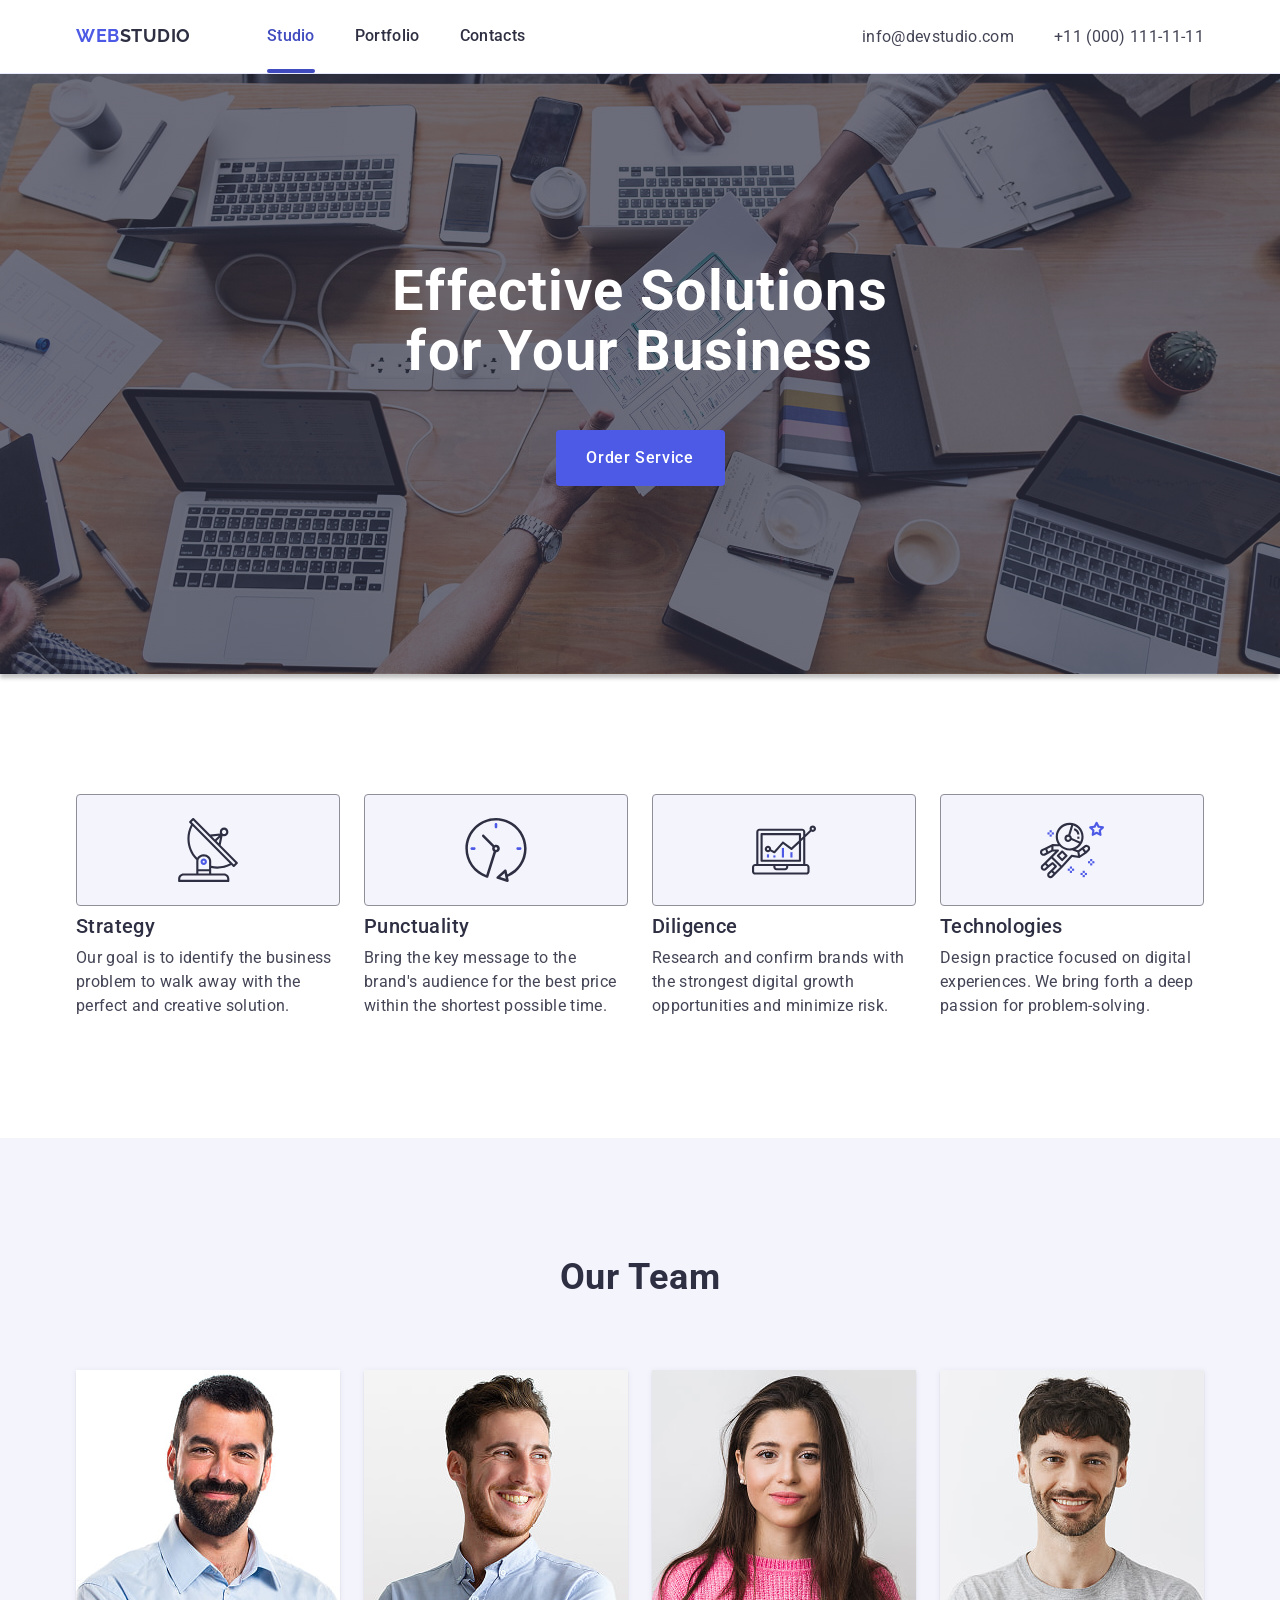
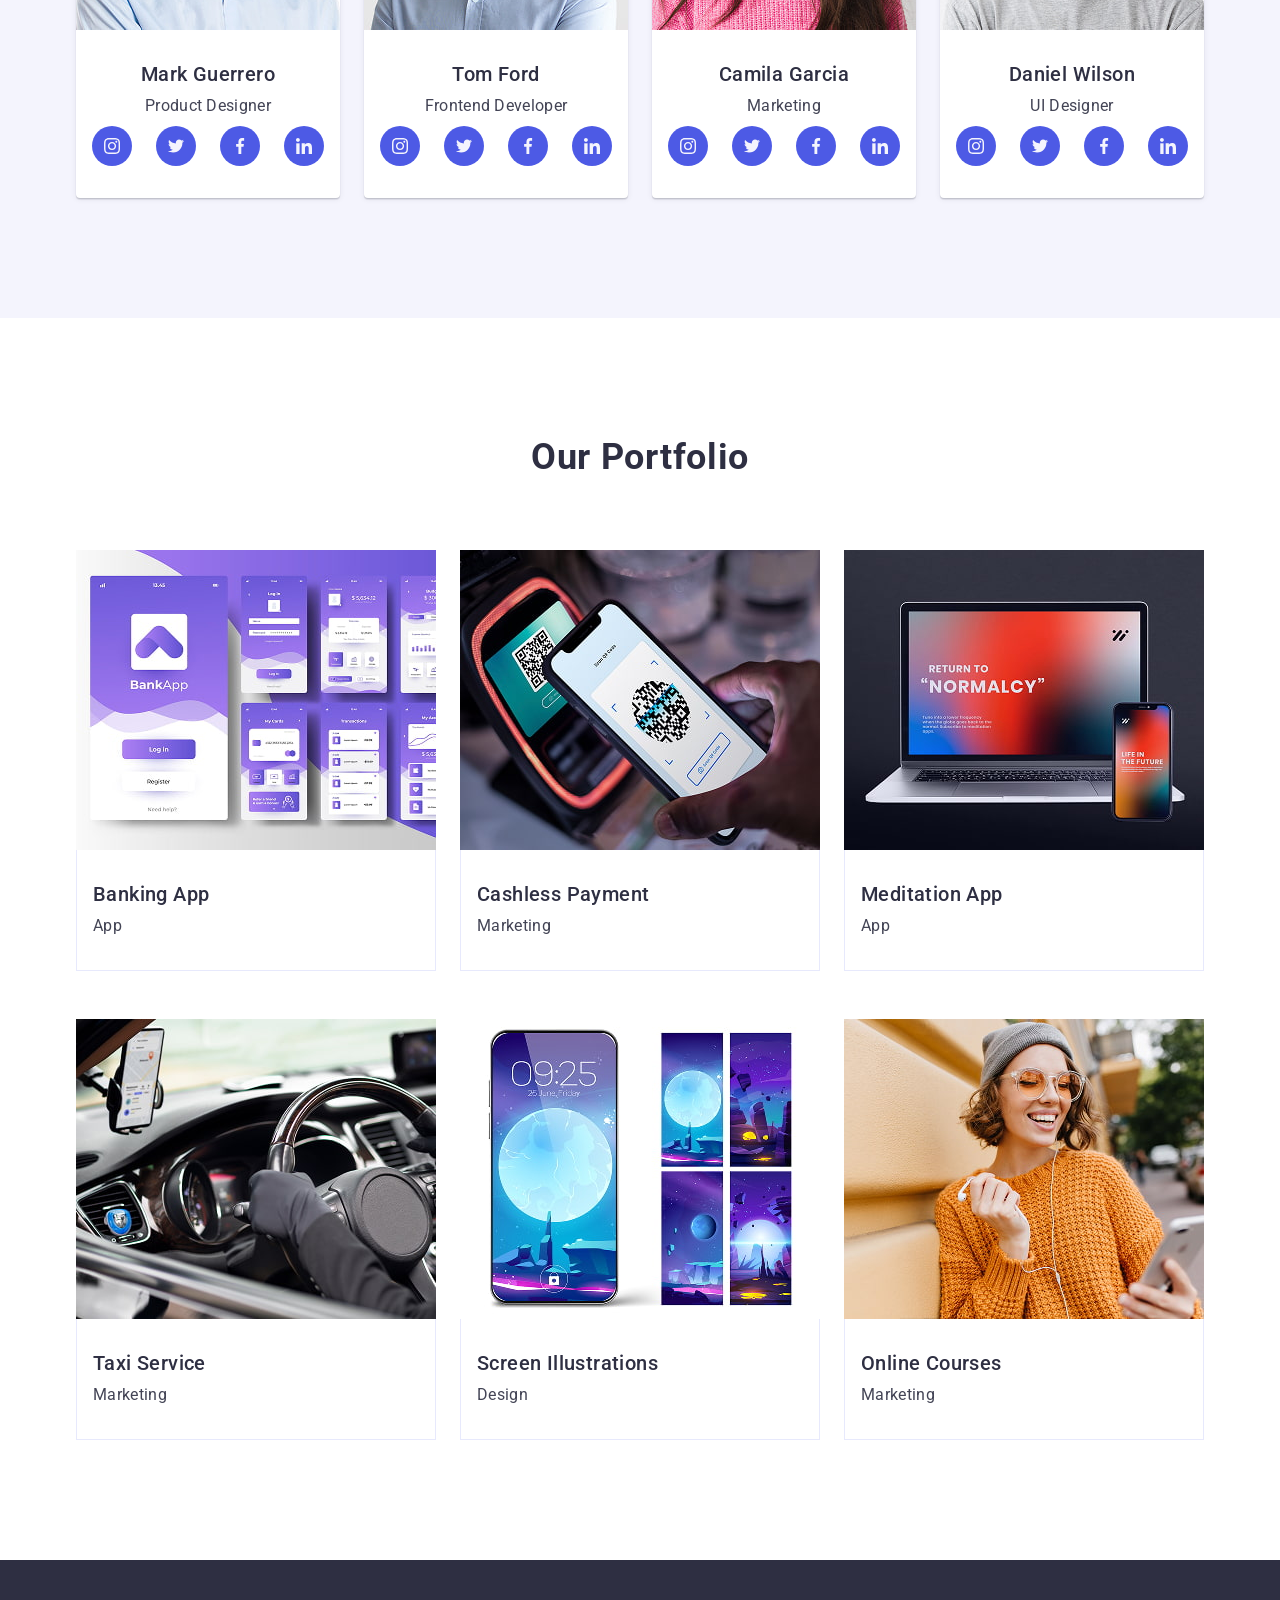
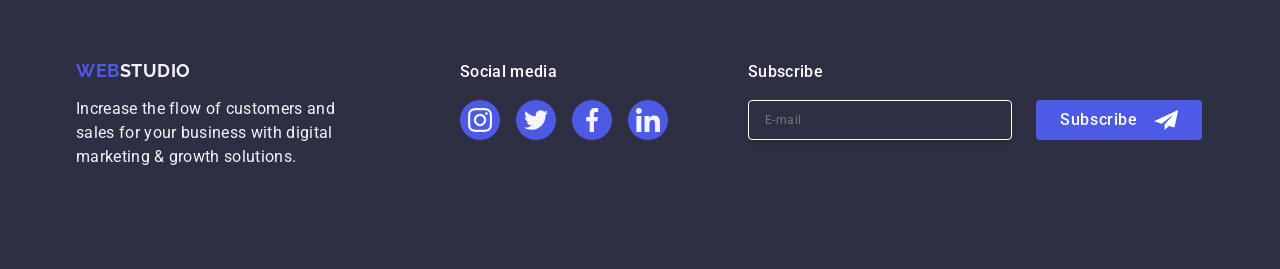
<file: index.html>
<!DOCTYPE html>
<html lang="en">
<head>
    <meta charset="UTF-8">
    <meta name="viewport" content="width=device-width, initial-scale=1.0">
    <title>Document</title>
    <!-- Fonts -->
<link rel="preconnect" href="https://fonts.googleapis.com">
<link rel="preconnect" href="https://fonts.gstatic.com" crossorigin>
<link
    href="https://fonts.googleapis.com/css2?family=Raleway:ital,wght@0,700;1,700&family=Roboto:ital,wdth,wght@0,75..100,100..900;1,75..100,100..900&display=swap"
    rel="stylesheet">
    <!-- Modern normalize -->
    <link rel="stylesheet" href="https://cdn.jsdelivr.net/npm/modern-normalize@3.0.1/modern-normalize.min.css">
    <!-- Our styles -->
    <link rel="stylesheet" href="./css/styles.css">
</head>
<body>
    <!-- PAGE HEADER -->
    <header class="page-header">
        <div class="container container-flex">
<nav class="page-navigation">
    <a class="main-logo logo-header" href="./index.html">Web<span class="main-logo-span">Studio</span></a>
    <ul class="menu">
        <li class="menu-item">
            <a class="main-subtitle menu-link active" href="./index.html">Studio</a>
        </li>
        <li class="menu-item">
            <a class="main-subtitle menu-link" href="">Portfolio</a>
        </li>
        <li class="menu-item">
            <a class="main-subtitle menu-link" href="">Contacts</a>
        </li>
    </ul>
</nav>
<address class="page-address">
    <ul class="address-menu">
        <li class="address-menu-item">
            <a class="address-menu-link small-font" href="mailto:info@devstudio.com">info@devstudio.com</a>
        </li>
        <li class="address-menu-item">
            <a class="address-menu-link small-font" href="tel:+110001111111">+11 (000) 111-11-11</a>
        </li>
    </ul>
</address>
        </div>
    </header>
    <main class="page-main">
        <!-- HERO SECTION -->
        <section class="page-hero">
         <div class="container">
            <h1 class="hero-title title-bold">Effective Solutions for Your Business</h1>
            <button class="hero-btn" type="button">Order Service</button>
           </div>
        </section>
        <!-- FEATURE SECTION -->
    <section class="page-feature sections">
            <div class="container">
    <h2 class="feature-title visually-hidden">Feature</h2>
    <ul class="feature-list">
        <li class="feature-item">
            <div class="feature-container">
                <svg class="feature-icon" width="64" height="64">
                    <use href="./images/icons.svg#antenna"></use>
                </svg>
            </div>
        <h3 class="feature-second-title title-medium">Strategy</h3>
        <p class="feature-txt small-font">Our goal is to identify the business
            problem to walk away with the perfect and creative solution.</p>
        </li>
        <li class="feature-item">
            <div class="feature-container">
                <svg class="feature-icon" width="64" height="64">
                    <use href="./images/icons.svg#clock"></use>
                </svg>
            </div>
        <h3 class="feature-second-title title-medium">Punctuality</h3>
        <p class="feature-txt small-font">Bring the key message to the brand's audience for the best price within the
            shortest possible time.</p>
        </li>
        <li class="feature-item">
            <div class="feature-container">
                <svg class="feature-icon" width="64" height="64">
                    <use href="./images/icons.svg#diagram"></use>
                </svg>
            </div>
        <h3 class="feature-second-title title-medium">Diligence</h3>
        <p class="feature-txt small-font">Research and confirm brands with the strongest digital growth opportunities
            and minimize risk.</p>
        </li>
        <li class="feature-item">
            <div class="feature-container">
                <svg class="feature-icon" width="64" height="64">
                    <use href="./images/icons.svg#astronaut"></use>
                </svg>
            </div>
        <h3 class="feature-second-title title-medium">Technologies</h3>
        <p class="feature-txt small-font">Design practice focused on digital experiences. We bring forth a deep passion
            for problem-solving.</p>
        </li>
    </ul>
            </div>
    </section>
        <!-- TEAM SECTION -->
        <section class="page-team sections">
            <div class="container">
                <h2 class="team-title title-bold">Our Team</h2>
                <ul class="team-list">
                    <li class="team-item">
                        <img class="team-card" src="./images/ourteam/markguerrero.jpg" alt="Mark Guerrero" width="264" height="260">
                        <div class="container-card team-container">
                            <h3 class="team-second-title title-medium">Mark Guerrero</h3>
                            <p class="team-txt small-font">Product Designer</p>
                            <ul class="team-social-list">
                            <li class="team-social-item">
                                <a href="" class="team-social-link">
                                    <svg class="team-social-icon" width="16" height="16">
                                    <use href="./images/icons.svg#instagram"></use>
                                </svg>
                                </a>
                            </li>
                            <li class="team-social-item">
                                <a href="" class="team-social-link">
                                    <svg class="team-social-icon" width="16" height="16">
                                    <use href="./images/icons.svg#twitter"></use>
                                </svg>
                                </a>
                            </li>
                            <li class="team-social-item">
                                <a href="" class="team-social-link">
                                    <svg class="team-social-icon" width="16" height="16">
                                    <use href="./images/icons.svg#facebook"></use>
                                </svg>
                                </a>
                            </li>
                            <li class="team-social-item">
                                <a href="" class="team-social-link">
                                    <svg class="team-social-icon" width="16" height="16">
                                    <use href="./images/icons.svg#linkedin"></use>
                                </svg>
                                </a>
                            </li>
                            </ul>
                        </div>
                    </li>
                    <li class="team-item">
                        <img class="team-card" src="./images/ourteam/tomford.jpg" alt="Tom Ford" width="264" height="260">
                        <div class="container-card team-container">
                            <h3 class="team-second-title title-medium">Tom Ford</h3>
                            <p class="team-txt small-font">Frontend Developer</p>
                            <ul class="team-social-list">
                            <li class="team-social-item">
                                 <a href="" class="team-social-link">
                                    <svg class="team-social-icon" width="16" height="16">
                                    <use href="./images/icons.svg#instagram"></use>
                                </svg>
                                </a>
                            </li>
                            <li class="team-social-item">
                                 <a href="" class="team-social-link">
                                    <svg class="team-social-icon" width="16" height="16">
                                    <use href="./images/icons.svg#twitter"></use>
                                </svg>
                                </a>
                            </li>
                            <li class="team-social-item">
                                <a href="" class="team-social-link">
                                    <svg class="team-social-icon" width="16" height="16">
                                    <use href="./images/icons.svg#facebook"></use>
                                </svg>
                                </a>
                            </li>
                            <li class="team-social-item">
                                <a href="" class="team-social-link">
                                    <svg class="team-social-icon" width="16" height="16">
                                    <use href="./images/icons.svg#linkedin"></use>
                                </svg>
                                </a>
                            </li>
                            </ul>
                        </div>
                    </li>
                    <li class="team-item">
                        <img class="team-card" src="./images/ourteam/camilagarcia.jpg" alt="Camila Garcia" width="264" height="260">
                        <div class="container-card team-container">
                            <h3 class="team-second-title title-medium">Camila Garcia</h3>
                            <p class="team-txt small-font">Marketing</p>
                            <ul class="team-social-list">
                            <li class="team-social-item">
                                 <a href="" class="team-social-link">
                                    <svg class="team-social-icon" width="16" height="16">
                                    <use href="./images/icons.svg#instagram"></use>
                                </svg>
                                </a>
                            </li>
                            <li class="team-social-item">
                                 <a href="" class="team-social-link">
                                    <svg class="team-social-icon" width="16" height="16">
                                    <use href="./images/icons.svg#twitter"></use>
                                </svg>
                                </a>
                            </li>
                            <li class="team-social-item">
                                <a href="" class="team-social-link">
                                    <svg class="team-social-icon" width="16" height="16">
                                    <use href="./images/icons.svg#facebook"></use>
                                </svg>
                                </a>
                            </li>
                            <li class="team-social-item">
                                <a href="" class="team-social-link">
                                    <svg class="team-social-icon" width="16" height="16">
                                    <use href="./images/icons.svg#linkedin"></use>
                                </svg>
                                </a>
                            </li>
                            </ul>
                        </div>
                    </li>
                    <li class="team-item">
                        <img class="team-card" src="./images/ourteam/danielwilson.jpg" alt="Daniel Wilson" width="264" height="260">
                        <div class="container-card team-container">
                            <h3 class="team-second-title title-medium">Daniel Wilson</h3>
                            <p class="team-txt small-font">UI Designer</p>
                            <ul class="team-social-list">
                            <li class="team-social-item">
                                 <a href="" class="team-social-link">
                                    <svg class="team-social-icon" width="16" height="16">
                                    <use href="./images/icons.svg#instagram"></use>
                                </svg>
                                </a>
                            </li>
                            <li class="team-social-item">
                                 <a href="" class="team-social-link">
                                    <svg class="team-social-icon" width="16" height="16">
                                    <use href="./images/icons.svg#twitter"></use>
                                </svg>
                                </a>
                            </li>
                            <li class="team-social-item">
                                <a href="" class="team-social-link">
                                    <svg class="team-social-icon" width="16" height="16">
                                    <use href="./images/icons.svg#facebook"></use>
                                </svg>
                                </a>
                            </li>
                            <li class="team-social-item">
                                <a href="" class="team-social-link">
                                    <svg class="team-social-icon" width="16" height="16">
                                    <use href="./images/icons.svg#linkedin"></use>
                                </svg>
                                </a>
                            </li>
                            </ul>
                        </div>
                    </li>
                </ul>
            </div>
        </section>
        <!-- PORTFOLIO SECTION -->
        <section class="page-portfolio sections">
            <div class="container">
<h2 class="portfolio-title title-bold">Our Portfolio</h2>
<ul class="portfolio-list">
    <li class="portfolio-item">
        
            <div class="portfolio-thumb">
        <img class="portfolio-card" src="./images/portfolio/img5.jpg" alt="Banking App" width="360" height="300">
        <p class="portfolio-overlay-subtitle">14 Stylish and User-Friendly App Design Concepts · Task Manager App · Calorie Tracker App · Exotic Fruit Ecommerce App ·
        Cloud Storage App</p>
        </div>
        <div class="container-card portfolio-container"> 
        <h3 class="portfolio-second-title title-medium">Banking App</h3>
        <p class="portfolio-txt small-font">App</p>
        </div>
        
    </li>
    <li class="portfolio-item">
        
            <div class="portfolio-thumb">
        <img class="portfolio-card" src="./images/portfolio/img4.jpg" alt="Cashless Payment" width="360" height="300">
        <p class="portfolio-overlay-subtitle">14 Stylish and User-Friendly App Design Concepts · Task Manager App · Calorie Tracker App · Exotic Fruit Ecommerce App ·
        Cloud Storage App</p>
        </div>
        <div class="container-card portfolio-container">
        <h3 class="portfolio-second-title title-medium">Cashless Payment</h3>
        <p class="portfolio-txt small-font">Marketing</p>
        </div>
        
    </li>
    <li class="portfolio-item">
        
            <div class="portfolio-thumb">
        <img class="portfolio-card" src="./images/portfolio/img3.jpg" alt="Meditation App" width="360" height="300">
        <p class="portfolio-overlay-subtitle">14 Stylish and User-Friendly App Design Concepts · Task Manager App · Calorie Tracker App · Exotic Fruit Ecommerce App ·
        Cloud Storage App</p>
        </div>
        <div class="container-card portfolio-container">
        <h3 class="portfolio-second-title title-medium">Meditation App</h3>
        <p class="portfolio-txt small-font">App</p>
        </div>
        
    </li>
    <li class="portfolio-item">
        
            <div class="portfolio-thumb">
        <img class="portfolio-card" src="./images/portfolio/img2.jpg" alt="Taxi Service" width="360" height="300">
        <p class="portfolio-overlay-subtitle">14 Stylish and User-Friendly App Design Concepts · Task Manager App · Calorie Tracker App · Exotic Fruit Ecommerce App ·
        Cloud Storage App</p>
        </div>
        <div class="container-card portfolio-container">
        <h3 class="portfolio-second-title title-medium">Taxi Service</h3>
        <p class="portfolio-txt small-font">Marketing</p>
        </div>
        
    </li>
    <li class="portfolio-item">
        
            <div class="portfolio-thumb">
        <img class="portfolio-card" src="./images/portfolio/img1.jpg" alt="Screen Illustrations" width="360" height="300">
        <p class="portfolio-overlay-subtitle">14 Stylish and User-Friendly App Design Concepts · Task Manager App · Calorie Tracker App · Exotic Fruit Ecommerce App ·
        Cloud Storage App</p>
        </div>
            <div class="container-card portfolio-container">
        <h3 class="portfolio-second-title title-medium">Screen Illustrations</h3>
        <p class="portfolio-txt small-font">Design</p>
        </div>
        
    </li>
    <li class="portfolio-item">
        
            <div class="portfolio-thumb">
        <img class="portfolio-card" src="./images/portfolio/img.jpg" alt="Online Courses" width="360" height="300">
        <p class="portfolio-overlay-subtitle">14 Stylish and User-Friendly App Design Concepts · Task Manager App · Calorie Tracker App · Exotic Fruit Ecommerce App ·
        Cloud Storage App</p>
        </div>
        <div class="container-card portfolio-container">
        <h3 class="portfolio-second-title title-medium">Online Courses</h3>
        <p class="portfolio-txt small-font">Marketing</p>
        </div>
        
    </li>
</ul>
            </div>
        </section>
    </main>
    <!-- FOOTER PAGE -->
    <footer class="page-footer">
        <div class="container container-flex">
    <div class="footer-logo-container">
        <a class="main-logo footer-logo" href="./index.html">Web<span class="footer-txt">Studio</span></a>
        <p class="footer-txt small-font">Increase the flow of customers and sales for your business with digital marketing &
            growth solutions.
        </p>
    </div>
    <div class="footer-social-container">
        <p class="main-subtitle footer-social-subtitle">Social media</p>
        <ul class="team-social-list footer-social-list">
            <li class="team-social-item footer-social-item">
                <a href="" class="team-social-link footer-social-link">
                    <svg class="team-social-icon" width="24" height="24">
                        <use href="./images/icons.svg#instagram"></use>
                    </svg>
                </a>
            </li>
            <li class="team-social-item footer-social-item">
                <a href="" class="team-social-link footer-social-link">
                    <svg class="team-social-icon" width="24" height="24">
                        <use href="./images/icons.svg#twitter"></use>
                    </svg>
                </a>
            </li>
            <li class="team-social-item footer-social-item">
                <a href="" class="team-social-link footer-social-link">
                    <svg class="team-social-icon" width="24" height="24">
                        <use href="./images/icons.svg#facebook"></use>
                    </svg>
                </a>
            </li>
            <li class="team-social-item footer-social-item">
                <a href="" class="team-social-link footer-social-link">
                    <svg class="team-social-icon" width="24" height="24">
                        <use href="./images/icons.svg#linkedin"></use>
                    </svg>
                </a>
            </li>
        </ul>
    </div>
    <div class="footer-subscribe-container">
        <p class="main-subtitle footer-social-subtitle">Subscribe</p>
        <form class="footer-subscribe-form">
            <label class="footer-subscribe-label" for="subscribe">
                <input class="footer-subscribe-input" type="email" id="subscribe" name="subscribe" placeholder="E-mail">
            </label>
            <button class="footer-subscribe-btn" type="submit">
                Subscribe
                <svg class="footer-subscribe-icon" width="24" height="24">
                    <use href="./images/icons.svg#icon-send"></use>
                </svg>
            </button>
        </form>
    </div>
        </div>
    </footer>
    <!-- BACKDROP WITH MODAL -->
     <div class="backdrop">
        <div class="modal">
            <button class="modal-close-btn" type="button">
                <svg class="modal-close-btn-icon" width="8" height="8">
                    <use href="./images/icons.svg#icon-close"></use>
                </svg>
            </button>
            <p class="main-subtitle modal-subtitle">Leave your contacts and we will call you back</p>
            <form class="modal-form">
                <div class="modal-form-wrapper">
                <label class="modal-main-txt modal-form-label" for="user-name">Name</label>
                <div class="modal-form-input-wrapper">
                <input class="modal-form-input" type="text" id="user-name" name="user-name">
                <svg class="modal-form-icon" width="18" height="24"><use href="./images/icons.svg#icon-person"></use></svg>
                </div>
                </div>
                <div class="modal-form-wrapper">
                <label class="modal-main-txt modal-form-label" for="user-phone">Phone</label>
                <div class="modal-form-input-wrapper">
                <input class="modal-form-input" type="tel" id="user-phone" name="user-phone">
                <svg class="modal-form-icon" width="18" height="24"><use href="./images/icons.svg#icon-phone"></use></svg>
                </div>
                </div>
                <div class="modal-form-wrapper">
                <label class="modal-main-txt modal-form-label" for="user-email">Email</label>
                <div class="modal-form-input-wrapper">
                <input class="modal-form-input" type="email" id="user-email" name="user-email">
                <svg class="modal-form-icon" width="18" height="24"><use href="./images/icons.svg#icon-email"></use></svg>
                </div>
                </div>
                <div class="modal-form-textarea-wrapper">
                <label class="modal-main-txt modal-form-label" for="user-comment">Comment</label>
                <textarea class="modal-main-txt modal-form-textarea" placeholder="Text input" name="user-comment" id="user-comment"></textarea>
                </div>
                <div class="modal-form-checkbox-wrapper">
                    <input 
                    class="modal-form-checkbox visually-hidden" 
                    id="user-privacy" 
                    type="checkbox"
                    name="user-privacy"
                    value="true"
                    />
                    <label class="modal-form-checkbox-label modal-main-txt privacy-txt" for="user-privacy">
                        <span class="modal-form-custom-checkbox">
                            <svg class="modal-form-custom-checkbox-icon" width="10" height="8">
                                <use href="./images/icons.svg#icon-Vector"></use>
                            </svg>
                        </span>
                    I accept the terms and conditions of the
                        <a class="modal-form-checkbox-link" href="">Privacy Policy</a>
                    </label>
                </div>
                <button class="hero-btn modal-form-btn" type="submit">Send</button>
            </form>
           
        </div>
     </div>
</body>
</html>
</file>
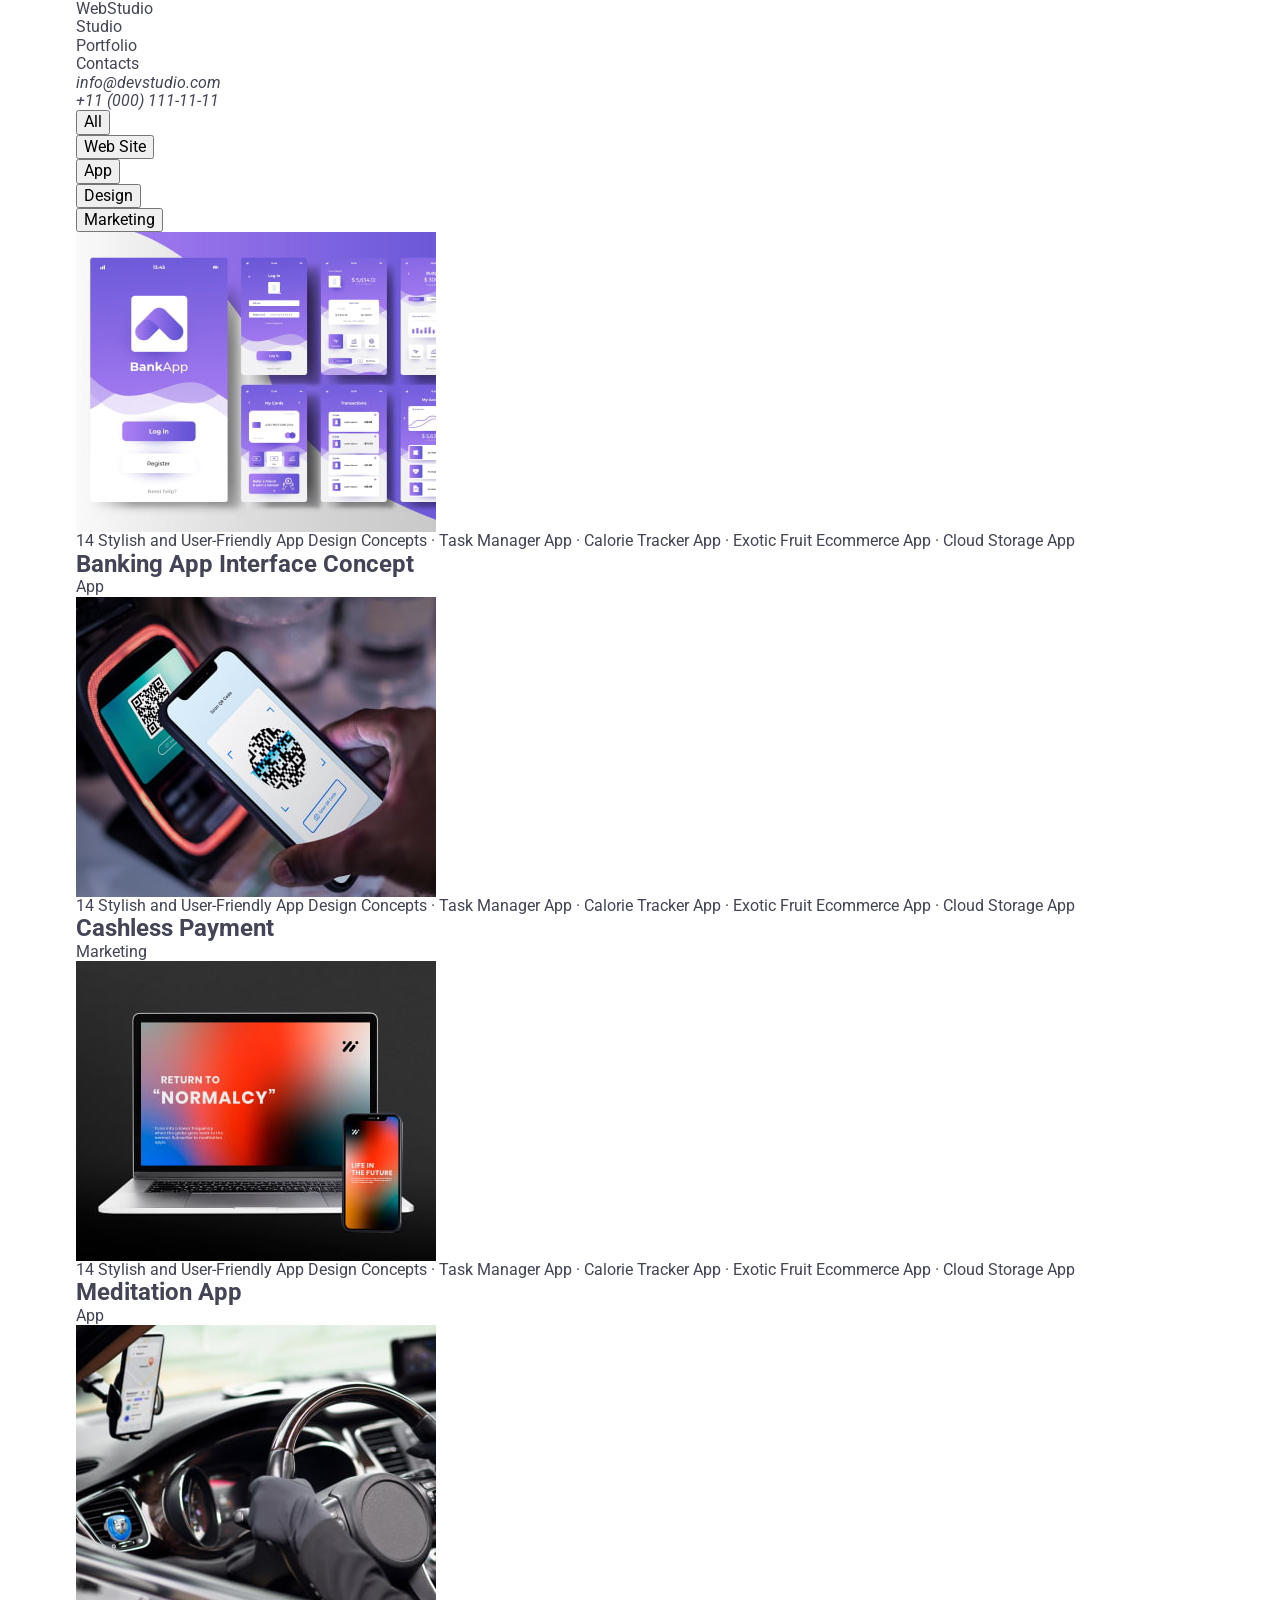
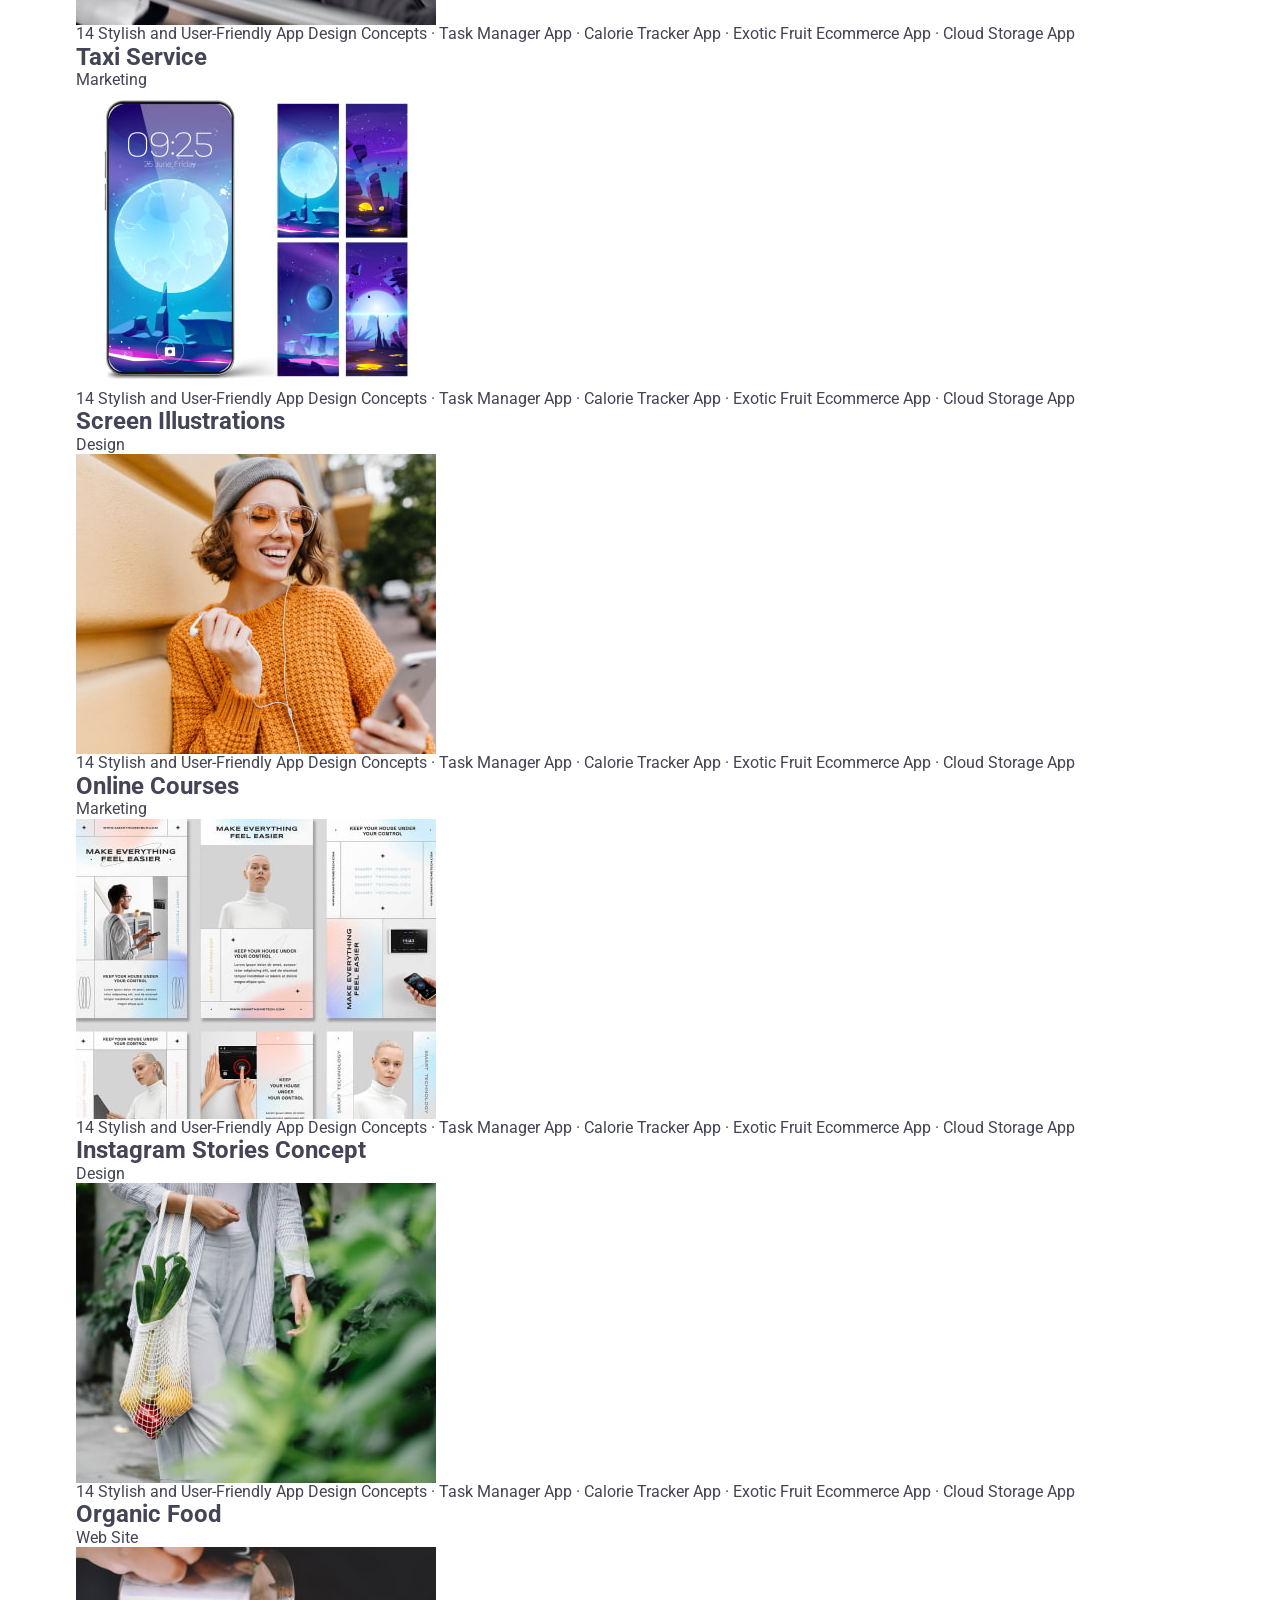
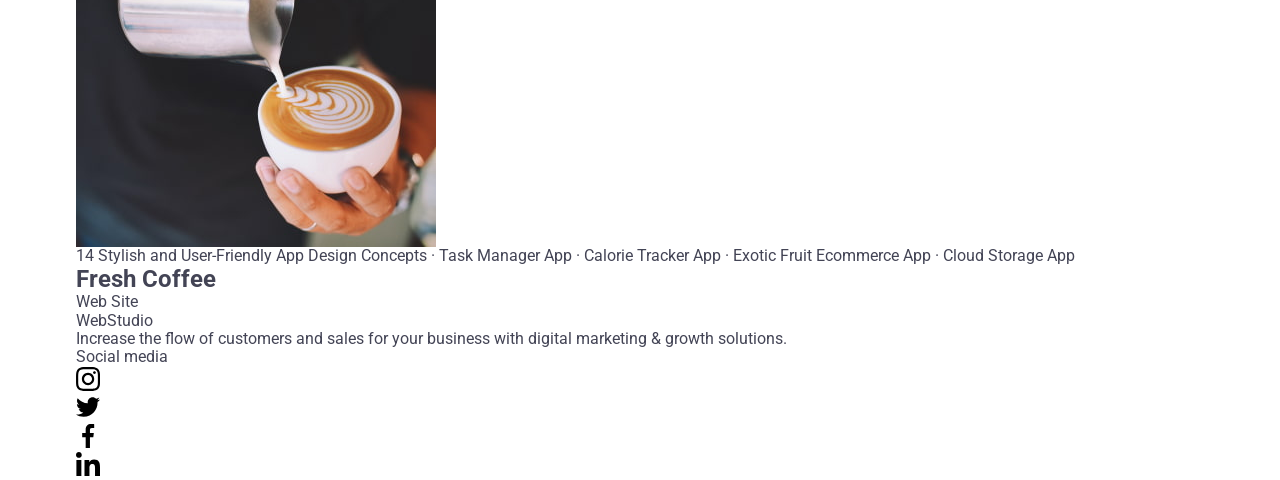
<file: portfolio.html>
<!DOCTYPE html>
<html lang="en">
  <head>
    <meta charset="UTF-8" />
    <meta http-equiv="X-UA-Compatible" content="IE=edge" />
    <meta name="viewport" content="width=device-width, initial-scale=1.0" />
    <title>Portfolio</title>
    <link rel="preconnect" href="https://fonts.googleapis.com" />
    <link rel="preconnect" href="https://fonts.gstatic.com" crossorigin />
    <link
      href="https://fonts.googleapis.com/css2?family=Raleway:wght@800&family=Roboto:wght@400;500;700;900&display=swap"
      rel="stylesheet"
    />
    <link rel="stylesheet" href="./css/modern-normalize.min.css" />
    <link rel="stylesheet" href="./css/styles.css" />
  </head>
  <body>
    <header class="header">
      <div class="container header-flex">
        <nav class="nav-header-flex">
          <a class="icon link logo-header" href="./index.html"
            >Web<span class="logo">Studio</span></a
          >
          <ul class="list header-nav-list">
            <li>
              <a class="link header-nav-link" href="./index.html">Studio</a>
            </li>
            <li>
              <a class="link header-nav-link active" href="./portfolio.html"
                >Portfolio</a
              >
            </li>
            <li>
              <a class="link header-nav-link" href="">Contacts</a>
            </li>
          </ul>
        </nav>
        <address class="addres">
          <ul class="list addres-list">
            <li>
              <a
                class="link list header-addres"
                href="mailto:info@devstudio.com"
                >info@devstudio.com</a
              >
            </li>
            <li>
              <a class="link list header-addres" href="tel:+110001111111"
                >+11 (000) 111-11-11</a
              >
            </li>
          </ul>
        </address>
      </div>
    </header>
    <main>
      <section class="section-portfolio">
        <div class="container">
          <h1 hidden>Portfolio</h1>
          <ul class="list list-portfolio-btn">
            <li>
              <button class="btn-portfolio" type="button">All</button>
            </li>
            <li>
              <button class="btn-portfolio" type="button">Web Site</button>
            </li>
            <li>
              <button class="btn-portfolio" type="button">App</button>
            </li>
            <li>
              <button class="btn-portfolio" type="button">Design</button>
            </li>
            <li>
              <button class="btn-portfolio" type="button">Marketing</button>
            </li>
          </ul>
          <ul class="list list-portfolio-card">
            <li class="card-portfolio">
              <a class="link link-portfolio" href="">
                <div class="portfolio-thumb">
                  <img
                    src="./images/portfolio/1.jpg"
                    alt="BankingApp"
                    width="360"
                    height="300"
                  />
                  <p class="overlay-txt">
                    14 Stylish and User-Friendly App Design Concepts · Task
                    Manager App · Calorie Tracker App · Exotic Fruit Ecommerce
                    App · Cloud Storage App
                  </p>
                </div>
                <div class="container-portfolio-card">
                  <h2 class="subtitle">Banking App Interface Concept</h2>
                  <p class="body-txt">App</p>
                </div></a
              >
            </li>
            <li class="card-portfolio">
              <a class="link link-portfolio" href="">
                <div class="portfolio-thumb">
                  <img
                    src="./images/portfolio/2.jpg"
                    alt="Payment"
                    width="360"
                    height="300"
                  />
                  <p class="overlay-txt">
                    14 Stylish and User-Friendly App Design Concepts · Task
                    Manager App · Calorie Tracker App · Exotic Fruit Ecommerce
                    App · Cloud Storage App
                  </p>
                </div>
                <div class="container-portfolio-card">
                  <h2 class="subtitle">Cashless Payment</h2>
                  <p class="body-txt">Marketing</p>
                </div></a
              >
            </li>
            <li class="card-portfolio">
              <a class="link link-portfolio" href=""
                ><div class="portfolio-thumb">
                  <img
                    src="./images/portfolio/3.jpg"
                    alt="Meditation"
                    width="360"
                    height="300"
                  />
                  <p class="overlay-txt">
                    14 Stylish and User-Friendly App Design Concepts · Task
                    Manager App · Calorie Tracker App · Exotic Fruit Ecommerce
                    App · Cloud Storage App
                  </p>
                </div>
                <div class="container-portfolio-card">
                  <h2 class="subtitle">Meditation App</h2>
                  <p class="body-txt">App</p>
                </div></a
              >
            </li>
            <li class="card-portfolio">
              <a class="link link-portfolio" href=""
                ><div class="portfolio-thumb">
                  <img
                    src="./images/portfolio/4.jpg"
                    alt="TaxiService"
                    width="360"
                    height="300"
                  />
                  <p class="overlay-txt">
                    14 Stylish and User-Friendly App Design Concepts · Task
                    Manager App · Calorie Tracker App · Exotic Fruit Ecommerce
                    App · Cloud Storage App
                  </p>
                </div>
                <div class="container-portfolio-card">
                  <h2 class="subtitle">Taxi Service</h2>
                  <p class="body-txt">Marketing</p>
                </div></a
              >
            </li>
            <li class="card-portfolio">
              <a class="link link-portfolio" href=""
                ><div class="portfolio-thumb">
                  <img
                    src="./images/portfolio/5.jpg"
                    alt="Screen"
                    width="360"
                    height="300"
                  />
                  <p class="overlay-txt">
                    14 Stylish and User-Friendly App Design Concepts · Task
                    Manager App · Calorie Tracker App · Exotic Fruit Ecommerce
                    App · Cloud Storage App
                  </p>
                </div>
                <div class="container-portfolio-card">
                  <h2 class="subtitle">Screen Illustrations</h2>
                  <p class="body-txt">Design</p>
                </div></a
              >
            </li>
            <li class="card-portfolio">
              <a class="link link-portfolio" href=""
                ><div class="portfolio-thumb">
                  <img
                    src="./images/portfolio/6.jpg"
                    alt="OnlineCourses"
                    width="360"
                    height="300"
                  />
                  <p class="overlay-txt">
                    14 Stylish and User-Friendly App Design Concepts · Task
                    Manager App · Calorie Tracker App · Exotic Fruit Ecommerce
                    App · Cloud Storage App
                  </p>
                </div>
                <div class="container-portfolio-card">
                  <h2 class="subtitle">Online Courses</h2>
                  <p class="body-txt">Marketing</p>
                </div></a
              >
            </li>
            <li class="card-portfolio">
              <a class="link link-portfolio" href=""
                ><div class="portfolio-thumb">
                  <img
                    src="./images/portfolio/7.jpg"
                    alt="StoriesConcept"
                    width="360"
                    height="300"
                  />
                  <p class="overlay-txt">
                    14 Stylish and User-Friendly App Design Concepts · Task
                    Manager App · Calorie Tracker App · Exotic Fruit Ecommerce
                    App · Cloud Storage App
                  </p>
                </div>
                <div class="container-portfolio-card">
                  <h2 class="subtitle">Instagram Stories Concept</h2>
                  <p class="body-txt">Design</p>
                </div></a
              >
            </li>
            <li class="card-portfolio">
              <a class="link link-portfolio" href=""
                ><div class="portfolio-thumb">
                  <img
                    src="./images/portfolio/8.jpg"
                    alt="OrganicFood"
                    width="360"
                    height="300"
                  />
                  <p class="overlay-txt">
                    14 Stylish and User-Friendly App Design Concepts · Task
                    Manager App · Calorie Tracker App · Exotic Fruit Ecommerce
                    App · Cloud Storage App
                  </p>
                </div>
                <div class="container-portfolio-card">
                  <h2 class="subtitle">Organic Food</h2>
                  <p class="body-txt">Web Site</p>
                </div></a
              >
            </li>
            <li class="card-portfolio">
              <a class="link link-portfolio" href="">
                <div class="portfolio-thumb">
                  <img
                    src="./images/portfolio/9.jpg"
                    alt="Coffee"
                    width="360"
                    height="300"
                  />
                  <p class="overlay-txt">
                    14 Stylish and User-Friendly App Design Concepts · Task
                    Manager App · Calorie Tracker App · Exotic Fruit Ecommerce
                    App · Cloud Storage App
                  </p>
                </div>
                <div class="container-portfolio-card">
                  <h2 class="subtitle">Fresh Coffee</h2>
                  <p class="body-txt">Web Site</p>
                </div></a
              >
            </li>
          </ul>
        </div>
      </section>
    </main>
    <footer class="footer">
      <div class="container main-footer-container">
        <div class="container-logo">
          <a class="icon link icon-footer" href="./index.html"
            >Web<span class="logo-footer">Studio</span></a
          >
          <p class="body-txt-footer">
            Increase the flow of customers and sales for your business with
            digital marketing & growth solutions.
          </p>
        </div>
        <div class="footer-social">
          <p class="social-footer-txt">Social media</p>
          <ul class="socials-list-footer">
            <li class="socials-item">
              <a
                class="socials-link-footer"
                href=""
                target="_blank"
                rel="noopener noreferrer"
                aria-label="Instagram icon"
              >
                <svg class="socials-icon" width="24" height="24">
                  <use href="./images/icons.svg#instagram"></use>
                </svg>
              </a>
            </li>
            <li class="socials-item">
              <a
                class="socials-link-footer"
                href=""
                target="_blank"
                rel="noopener noreferrer"
                aria-label="Twitter icon"
              >
                <svg class="socials-icon" width="24" height="24">
                  <use href="./images/icons.svg#twitter"></use>
                </svg>
              </a>
            </li>
            <li class="socials-item">
              <a
                class="socials-link-footer"
                href=""
                target="_blank"
                rel="noopener noreferrer"
                aria-label="Facebook icon"
              >
                <svg class="socials-icon" width="24" height="24">
                  <use href="./images/icons.svg#facebook"></use>
                </svg>
              </a>
            </li>
            <li class="socials-item">
              <a
                class="socials-link-footer"
                href=""
                target="_blank"
                rel="noopener noreferrer"
                aria-label="Linkedin icon"
              >
                <svg class="socials-icon" width="24" height="24">
                  <use href="./images/icons.svg#linkedin"></use>
                </svg>
              </a>
            </li>
          </ul>
        </div>
      </div>
    </footer>
  </body>
</html>
</file>
<file: css/styles.css>
:root {
    --iris-cl: #4d5ae5;
    --secondary-cl: #2e2f42;
    --main-cl: #434455;
    --main-hover-cl: #404bbf;
    --white-cl: #ffffff;
    --cloud-cl: #f4f4fd;
    --border-card-cl: #e7e9fc;
    --border-icon-cl: #8E8F99;
    --green-cl: #31D0AA;
    --modal-cl: #2e2f4266;
    --transition-duration-and-func: 250ms cubic-bezier(0.4, 0, 0.2, 1);
}

body {
    font-family: "Roboto", sans-serif;
    color: var(--main-cl);
    background-color: var(--white-cl);
    
}

h1,
h2,
h3,
h4,
h5,
h6,
p {
    margin-top: 0;
    margin-bottom: 0;
}

ul,
ol {
    padding-left: 0;
    margin-top: 0;
    margin-bottom: 0;
    list-style: none;
}

a {
    text-decoration: none;
    color: inherit;
}

img{
    display: block;
}

button {
    cursor: pointer;
}



.container {
    max-width: 1158px;
    padding-left: 15px;
    padding-right: 15px;
    margin-left: auto;
    margin-right: auto;
}

.container-card {
    padding: 32px 16px;
}

.container-flex {
    display: flex;
    align-items: baseline;
}

.main-logo {
    font-family: "Raleway", sans-serif;
    font-weight: 700;
    font-size: 18px;
    line-height: 1.17;
    letter-spacing: 0.03em;
    text-transform: uppercase;
    color: var(--iris-cl);
}

.main-logo-span {
    color: var(--secondary-cl);
}

.main-subtitle {
    font-weight: 500;
    line-height: 1.50;
    letter-spacing: 0.02em;
    color: var(--secondary-cl);
}

.small-font {
    line-height: 1.50;
    letter-spacing: 0.02em;
}

.title-bold {
    font-weight: 700;
    font-size: 36px;
    line-height: 1.11;
    letter-spacing: 0.02em;
    text-align: center;
    text-transform: capitalize;
    color: var(--secondary-cl);
    margin-bottom: 72px;
}

.title-medium {
    font-weight: 500;
    font-size: 20px;
    line-height: 1.20;
    letter-spacing: 0.02em;
    color: var(--secondary-cl);
    margin-bottom: 8px;
}

.sections {
    padding-top: 120px;
    padding-bottom: 120px;
}



.visually-hidden {
    position: absolute;
    width: 1px;
    height: 1px;
    margin: -1px;
    border: 0;
    padding: 0;

    white-space: nowrap;
    clip-path: inset(100%);
    clip: rect(0 0 0 0);
    overflow: hidden;
}

/* ===================== HEADER STYLES ===================== */

.page-header {
    border-bottom: 1px solid var(--border-card-cl);
    box-shadow: 0px 2px 1px rgba(46, 47, 66, 0.08),
        0px 1px 1px rgba(46, 47, 66, 0.16),
        0px 1px 6px rgba(46, 47, 66, 0.08);
}

.logo-header {
    margin-right: 76px;
}

.page-navigation {
    display: flex;
    align-items: center;
    margin-right: auto;
}

.menu {
    display: flex;
    gap: 40px;
}


.menu-link {
    position: relative;
    display: block;
    padding-top: 24px;
    padding-bottom: 24px;
    transition: color var(--transition-duration-and-func);
    
}

.menu-link:hover,
.menu-link:focus,
.menu-link.active {
    color: var(--main-hover-cl);
    
}

.menu-link::after {
    content: '';
    position: absolute;
    bottom: -1px;
    display: block;
    width: 100%;
    height: 4px;
    border-radius: 2px;
}

.menu-link.active::after {
    background-color: var(--main-hover-cl);
}

.page-address {
    font-style: normal;
}

.address-menu {
    display: flex;
    gap: 40px;
}
.address-menu-link{
    display: block;
    padding-top: 24px;
    padding-bottom: 24px;
    transition: color var(--transition-duration-and-func);
}

.address-menu-link:hover,
.address-menu-link:focus {
    color: var(--main-hover-cl);
    
}

/* ===================== HERO STYLES ===================== */

.page-hero {
    background-color: var(--secondary-cl);
    padding-top: 188px;
    padding-bottom: 188px;
    background-image: linear-gradient(#2e2f42b3, #2e2f42b3), url(../images/hero/peopleoffice.jpg);
    background-repeat: no-repeat;
    background-position: center;
    background-size: cover;
    max-width: 1440px;
    margin: 0 auto;
    box-shadow: 0 4px 4px 0 #00000040;
}

.hero-title {
    font-size: 56px;
    line-height: 1.07;
    text-transform: none;
    color: var(--white-cl);
    max-width: 496px;
    margin: auto auto 48px;
    
}

.hero-btn {
    display: block;
    margin: auto;
    font-weight: 500;
    line-height: 1.50;
    letter-spacing: 0.04em;
    color: var(--white-cl);
    background-color: var(--iris-cl);
    text-align: center;
    border: none;
    border-radius: 4px;
    min-width: 169px;
    height: 56px;
    transition: background-color var(--transition-duration-and-func);

}
.hero-btn:hover,
.hero-btn:focus {
    background-color: var(--main-hover-cl);
}

/* ===================== FEATURE STYLES ===================== */
.feature-list {
    display: flex;
    gap: 24px;
}

.feature-item {
    width: calc((100% - 3 * 24px) / 4);
}

.feature-container {
    display: flex;
    justify-content: center;
    align-items: center;
    height: 112px;
    padding: 24px 0;
    margin-bottom: 8px;
    background-color: var(--cloud-cl);
    border: 1px solid var(--border-icon-cl);
    border-radius: 4px;
}

/* .feature-icon {
    padding: 24px 0;
} */

.feature-second-title {
    margin-top: 0;
}


/* ===================== TEAM STYLES ===================== */

.page-team{
    background-color: var(--cloud-cl);
}

.team-list {
    display: flex;
    gap: 24px;
}

.team-item {
    background-color: var(--white-cl);
    width: calc((100% - 3 * 24px) / 4);
    border-radius: 0 0 4px 4px;
    box-shadow: 0 2px 1px 0 #2e2f4214, 0 1px 1px 0 #2e2f4229, 0 1px 6px 0 #2e2f4214;
}

.team-second-title {
    text-align: center;
}

.team-txt {
    text-align: center;
    margin-bottom: 8px;
}

.team-container {
    display: flex;
    flex-direction: column;
    padding-left: 0;
    padding-right: 0;
    
}

.team-social-list {
    display: flex;
    justify-content: center;
    gap: 24px;
}

/* .team-social-item {
    
} */



.team-social-link {
    display: flex;
    justify-content: center;
    align-items: center;
    width: 40px;
    height: 40px;
    background-color: var(--iris-cl);
    border-radius: 50%;
    
}

.team-social-link:hover,
.team-social-link:focus {
    background-color: var(--main-hover-cl);
    transition: background-color var(--transition-duration-and-func);
}

.team-social-icon {
    fill: var(--cloud-cl);
}

/* ===================== PORTFOLIO STYLES ===================== */

.portfolio-list {
    display: flex;
    column-gap: 24px;
    row-gap: 48px;
    flex-wrap: wrap;
}

.portfolio-item {
    width: calc((100% - 48px) / 3);
    transition: box-shadow var(--transition-duration-and-func);
}

.portfolio-item:hover {
    box-shadow: 0 2px 1px 0 rgba(46, 47, 66, 0.08), 0 1px 1px 0 rgba(46, 47, 66, 0.16), 0 1px 6px 0 rgba(46, 47, 66, 0.08);
}


.portfolio-container {
    border: 1px solid var(--border-card-cl);
    border-top: none;
}

.portfolio-thumb {
    position: relative;
    overflow: hidden;
    
}

.portfolio-overlay-subtitle {
    position: absolute;
    top: 0;
    width: 100%;
    height: 100%;
    padding: 40px 32px;
    color: var(--cloud-cl);
    line-height: 1.50;
    letter-spacing: 0.02em;
    background-color: var(--iris-cl);
    transform: translateY(100%);
    transition: transform var(--transition-duration-and-func);
}

.portfolio-item:hover .portfolio-overlay-subtitle {
    transform: translateY(0%);
}

/* ===================== FOOTER STYLES ===================== */

.page-footer {
    background-color: var(--secondary-cl);
    padding: 100px 0;
}

.footer-logo {
    display: inline-block;
    margin-bottom: 16px;
}

.footer-txt {
    color: var(--cloud-cl);
    max-width: 264px;
}

.footer-logo-container {
    margin-right: 120px;
}

.footer-social-container {
    margin-right: 80px;
}

.footer-social-subtitle {
    color: var(--white-cl);
    margin-bottom: 16px;
}

.footer-social-list {
    gap: 16px;

}

.footer-social-link:hover,
.footer-social-link:focus {
    background-color: var(--green-cl);
    transition: background-color var(--transition-duration-and-func);
}

.footer-subscribe-form {
    display: flex;
    gap: 24px;
}

.footer-subscribe-input {
    width: 264px;
    height: 40px;
    border: 1px solid var(--white-cl);
    color: var(--white-cl);
    font-size: 12px;
    line-height: 2;
    letter-spacing: 0.04em;
    padding-left: 16px;
    box-shadow: 0 4px 4px 0 rgba(0, 0, 0, 0.15);
    border-radius: 4px;
    background-color: transparent;
}

.footer-subscribe-input:hover,
.footer-subscribe-input:focus {
    border-color: var(--green-cl);
}


.footer-subscribe-btn {
    display: flex;
    justify-content: center;
    align-items: center;
    min-width: 165px;
    height: 40px;
    padding: 8px 24px;
    border-radius: 4px;
    border: none;
    font-weight: 500;
    line-height: 1.50;
    letter-spacing: 0.04em;
    color: var(--white-cl);
    background-color: var(--iris-cl);
    fill: var(--white-cl);
    transition: background-color var(--transition-duration-and-func);
}

.footer-subscribe-btn:hover,
.footer-subscribe-btn:focus {
    background-color: var(--green-cl);
}

.footer-subscribe-icon {
    margin-left: 16px;
}

/* ===================== BACKDROP AND MODAL STYLE ===================== */

.modal-main-txt {
    font-size: 12px;
    line-height: 1.17;
    letter-spacing: 0.04em;
    color: var(--border-icon-cl);
}

.backdrop {
    position: fixed;
    top: 0;
    left: 0;
    z-index: 99999;
    width: 100%;
    height: 100%;
    background-color: var(--modal-cl);

    opacity: 0;
    pointer-events: none;
    transition: opacity var(--transition-duration-and-func), visibility var(--transition-duration-and-func);
}

.backdrop.is-open {
    opacity: 1;
    pointer-events: auto;
}

.modal {
    position: absolute;
    top: 50%;
    left: 50%;
    transform: translate(-50%, -50%);
    width: 408px;
    min-height: 584px;
    padding: 72px 24px 24px;
    border-radius: 4px;
    background-color: #FCFCFC;
    box-shadow: 0 1px 1px 0 rgba(0, 0, 0, 0.14), 0 1px 3px 0 rgba(0, 0, 0, 0.12), 0 2px 1px 0 rgba(0, 0, 0, 0.2);
    transition: transform var(--transition-duration-and-func);
}

.modal-close-btn {
    position: absolute;
    top: 24px;
    right: 24px;
    display: flex;
    justify-content: center;
    align-items: center;
    border: 0;
    padding: 0;
    line-height: 0;
    width: 24px;
    height: 24px;
    border-radius: 50%;
    background-color: var(--border-card-cl);
    border: 1px solid #0000001a;
    transition: background-color var(--transition-duration-and-func), border var(--transition-duration-and-func);
}

.modal-close-btn:hover,
.modal-close-btn:focus {
    border: none;
    background-color: var(--main-hover-cl);
    fill: var(--white-cl);
}

.modal-close-btn-icon {
    transition: fill var(--transition-duration-and-func);
}

.modal-subtitle {
    text-align: center;
    margin-bottom: 16px;
}


.modal-form-label {
    display: block;
    margin-bottom: 4px;
}

.modal-form-wrapper{
    margin-bottom: 8px;
}

.modal-form-input-wrapper {
    position: relative;
}

.modal-form-input {
    width: 100%;
    height: 40px;
    padding: 0;
    padding-left: 38px;
    border-radius: 4px;
    border: 1px solid var(--modal-cl);
    outline: transparent;
    background-color: transparent;
    transition: border-color var(--transition-duration-and-func);
}

.modal-form-input:focus {
    border-color: var(--iris-cl);
}

.modal-form-input:focus + .modal-form-icon {
    fill: var(--iris-cl);
}

.modal-form-icon {
    position: absolute;
    top: 50%;
    left: 16px;
    transform: translateY(-50%);
    transition: fill var(--transition-duration-and-func);
}

.modal-form-textarea-wrapper {
    margin-bottom: 16px;
}

.modal-form-textarea {
    width: 100%;
    height: 120px;
    padding: 8px 16px;
    border-radius: 4px;
    color: var(--modal-cl);
    resize: none;
    border: 1px solid var(--modal-cl);
    background-color: transparent;
    outline: transparent;
    transition: border-color var(--transition-duration-and-func);
}

.modal-form-textarea:focus {
    border-color: var(--iris-cl);
}

.modal-form-checkbox-wrapper {
    margin-bottom: 24px;
    
}

.modal-form-checkbox:checked + 
.modal-form-checkbox-label
.modal-form-custom-checkbox {
    fill: var(--cloud-cl);
    background-color: var(--main-hover-cl);
    border: none;
    
}

.modal-form-custom-checkbox {
    display: inline-flex;
    justify-content: center;
    align-items: center;
    width: 16px;
    height: 16px;
    border-radius: 2px;
    border: 1px solid var(--modal-cl);
    fill: transparent;
    cursor: pointer;
    margin-right: 8px;
    transition:
    background-color var(--transition-duration-and-func), 
    border var(--transition-duration-and-func), 
    fill var(--transition-duration-and-func);
}



.modal-form-checkbox-link {
    text-decoration: underline;
    line-height: 1.33;
    color: var(--iris-cl);
}
</file>
